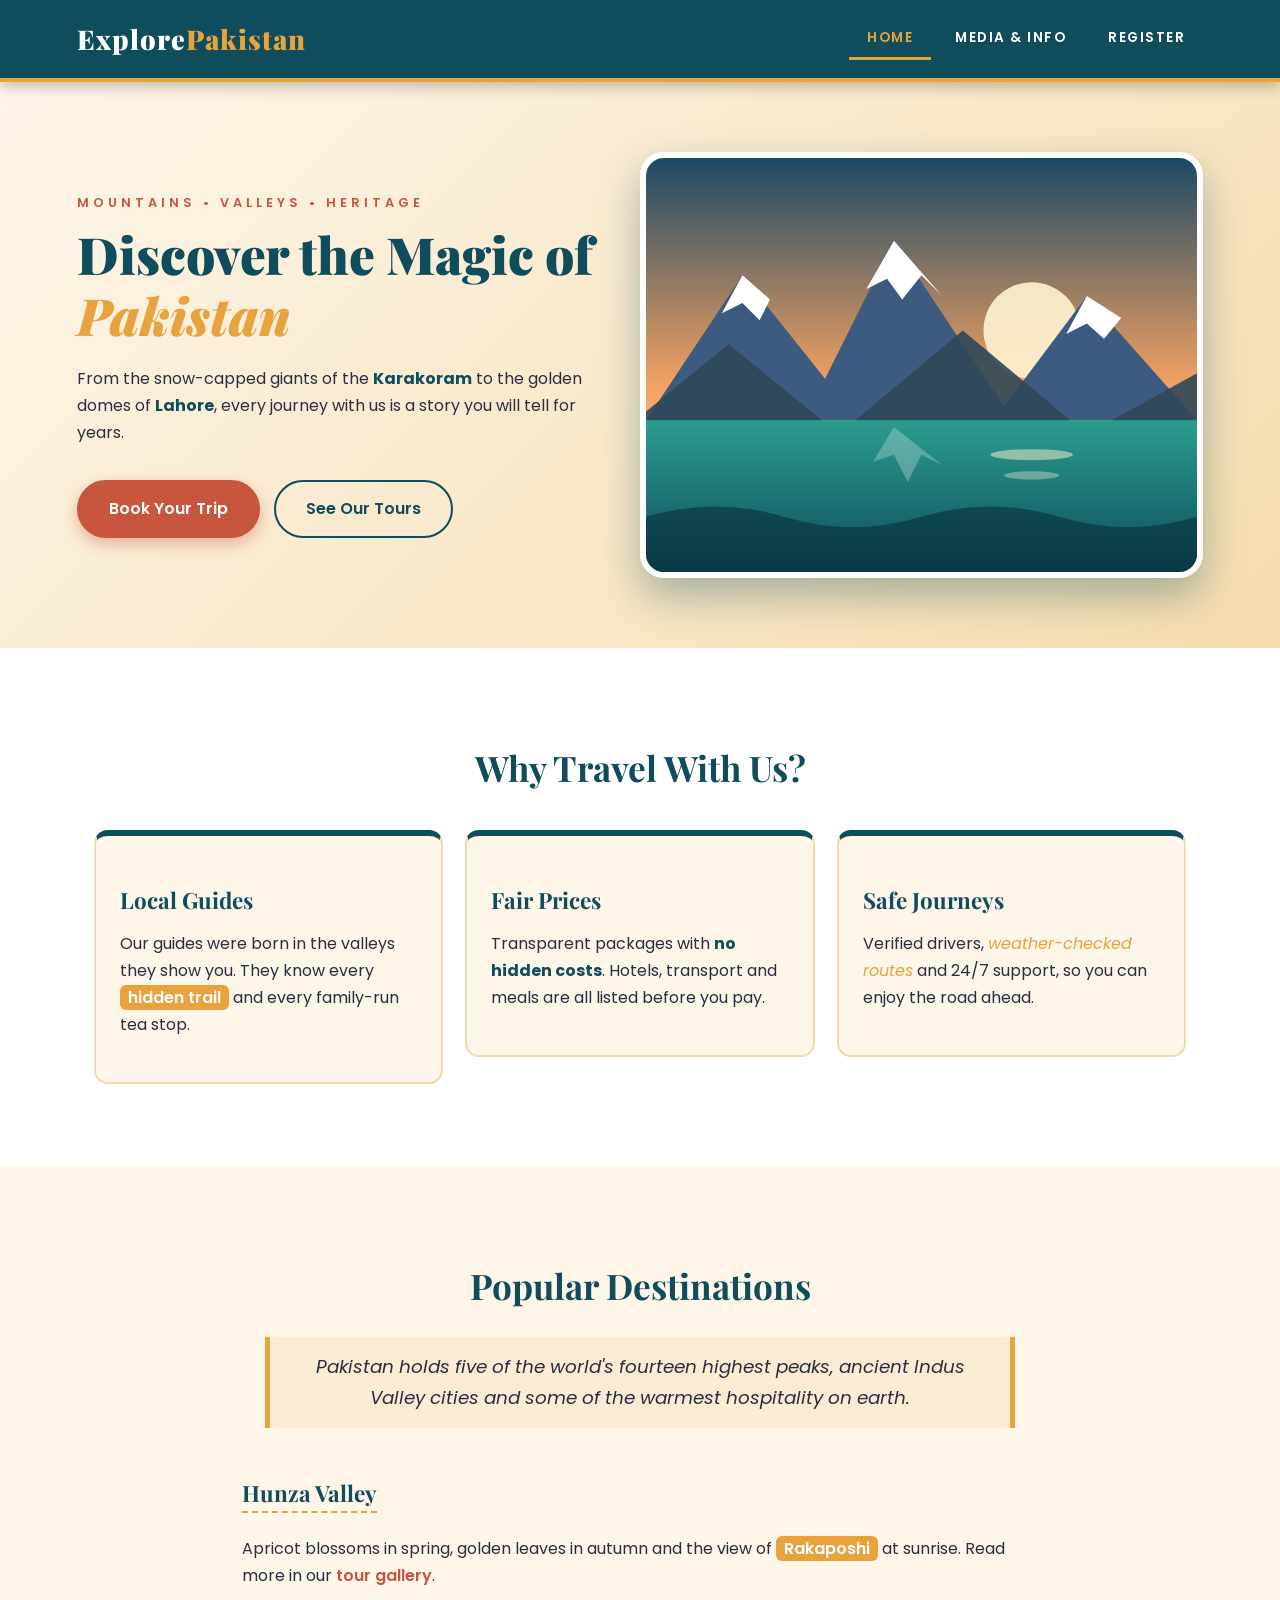
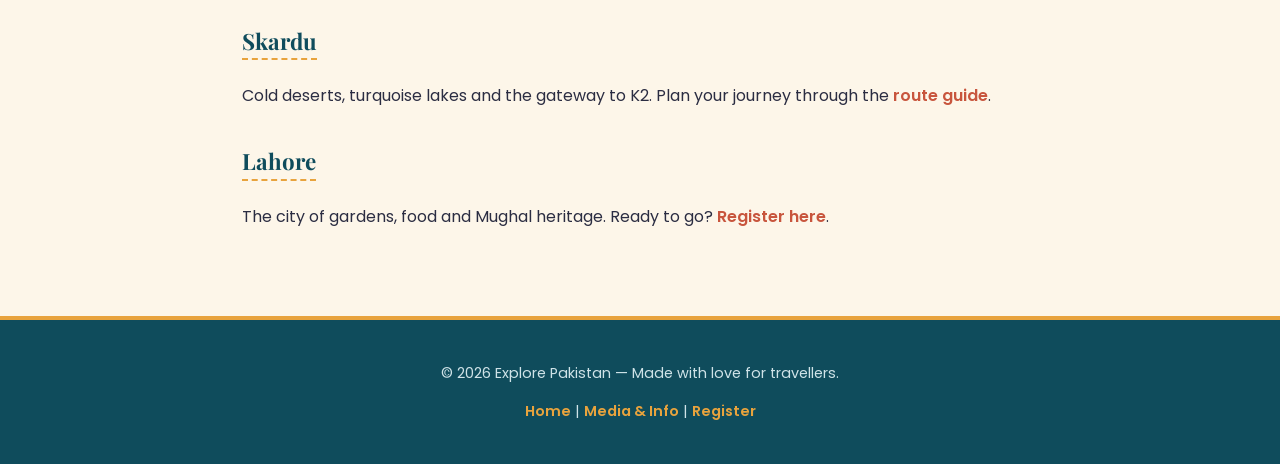
<file: index.html>
<!DOCTYPE html>
<html lang="en">
<head>
  <meta charset="UTF-8">
  <meta name="viewport" content="width=device-width, initial-scale=1.0">
  <title>Explore Pakistan | Home</title>
  <link rel="preconnect" href="https://fonts.googleapis.com">
  <link href="https://fonts.googleapis.com/css2?family=Playfair+Display:wght@700;900&family=Poppins:wght@300;400;600&display=swap" rel="stylesheet">
  <link rel="stylesheet" href="css/home.css">
</head>
<body>

  <!-- Navigation: links to every page -->
  <header id="site-header">
    <a class="logo" href="index.html">Explore<span>Pakistan</span></a>
    <nav>
      <ul class="nav-list">
        <li><a class="active" href="index.html">Home</a></li>
        <li><a href="media.html">Media &amp; Info</a></li>
        <li><a href="register.html">Register</a></li>
      </ul>
    </nav>
  </header>

  <main>
    <!-- Hero section -->
    <section class="hero">
      <div class="hero-text">
        <p class="tagline">Mountains &bull; Valleys &bull; Heritage</p>
        <h1>Discover the Magic of <em>Pakistan</em></h1>
        <p>From the snow-capped giants of the <strong>Karakoram</strong> to the golden domes of <strong>Lahore</strong>, every journey with us is a story you will tell for years.</p>
        <a class="btn" href="register.html">Book Your Trip</a>
        <a class="btn btn-outline" href="media.html">See Our Tours</a>
      </div>
      <img class="hero-img" src="images/hero.svg" alt="Illustration of snowy mountains reflected in a calm lake at sunrise">
    </section>

    <!-- Why choose us: three block elements side by side -->
    <section class="why">
      <h2>Why Travel With Us?</h2>
      <div class="features">
        <div class="feature">
          <h3>Local Guides</h3>
          <p>Our guides were born in the valleys they show you. They know every <span class="hl">hidden trail</span> and every family-run tea stop.</p>
        </div>
        <div class="feature">
          <h3>Fair Prices</h3>
          <p>Transparent packages with <strong>no hidden costs</strong>. Hotels, transport and meals are all listed before you pay.</p>
        </div>
        <div class="feature">
          <h3>Safe Journeys</h3>
          <p>Verified drivers, <em>weather-checked routes</em> and 24/7 support, so you can enjoy the road ahead.</p>
        </div>
      </div>
    </section>

    <!-- Popular destinations -->
    <section class="places">
      <h2>Popular Destinations</h2>
      <p id="intro-note">Pakistan holds five of the world's fourteen highest peaks, ancient Indus Valley cities and some of the warmest hospitality on earth.</p>
      <h3>Hunza Valley</h3>
      <p>Apricot blossoms in spring, golden leaves in autumn and the view of <span class="hl">Rakaposhi</span> at sunrise. Read more in our <a href="media.html">tour gallery</a>.</p>
      <h3>Skardu</h3>
      <p>Cold deserts, turquoise lakes and the gateway to K2. Plan your journey through the <a href="media.html">route guide</a>.</p>
      <h3>Lahore</h3>
      <p>The city of gardens, food and Mughal heritage. Ready to go? <a href="register.html">Register here</a>.</p>
    </section>
  </main>

  <footer>
    <p>&copy; 2026 Explore Pakistan &mdash; Made with love for travellers.</p>
    <p><a href="index.html">Home</a> | <a href="media.html">Media &amp; Info</a> | <a href="register.html">Register</a></p>
  </footer>

</body>
</html>
</file>
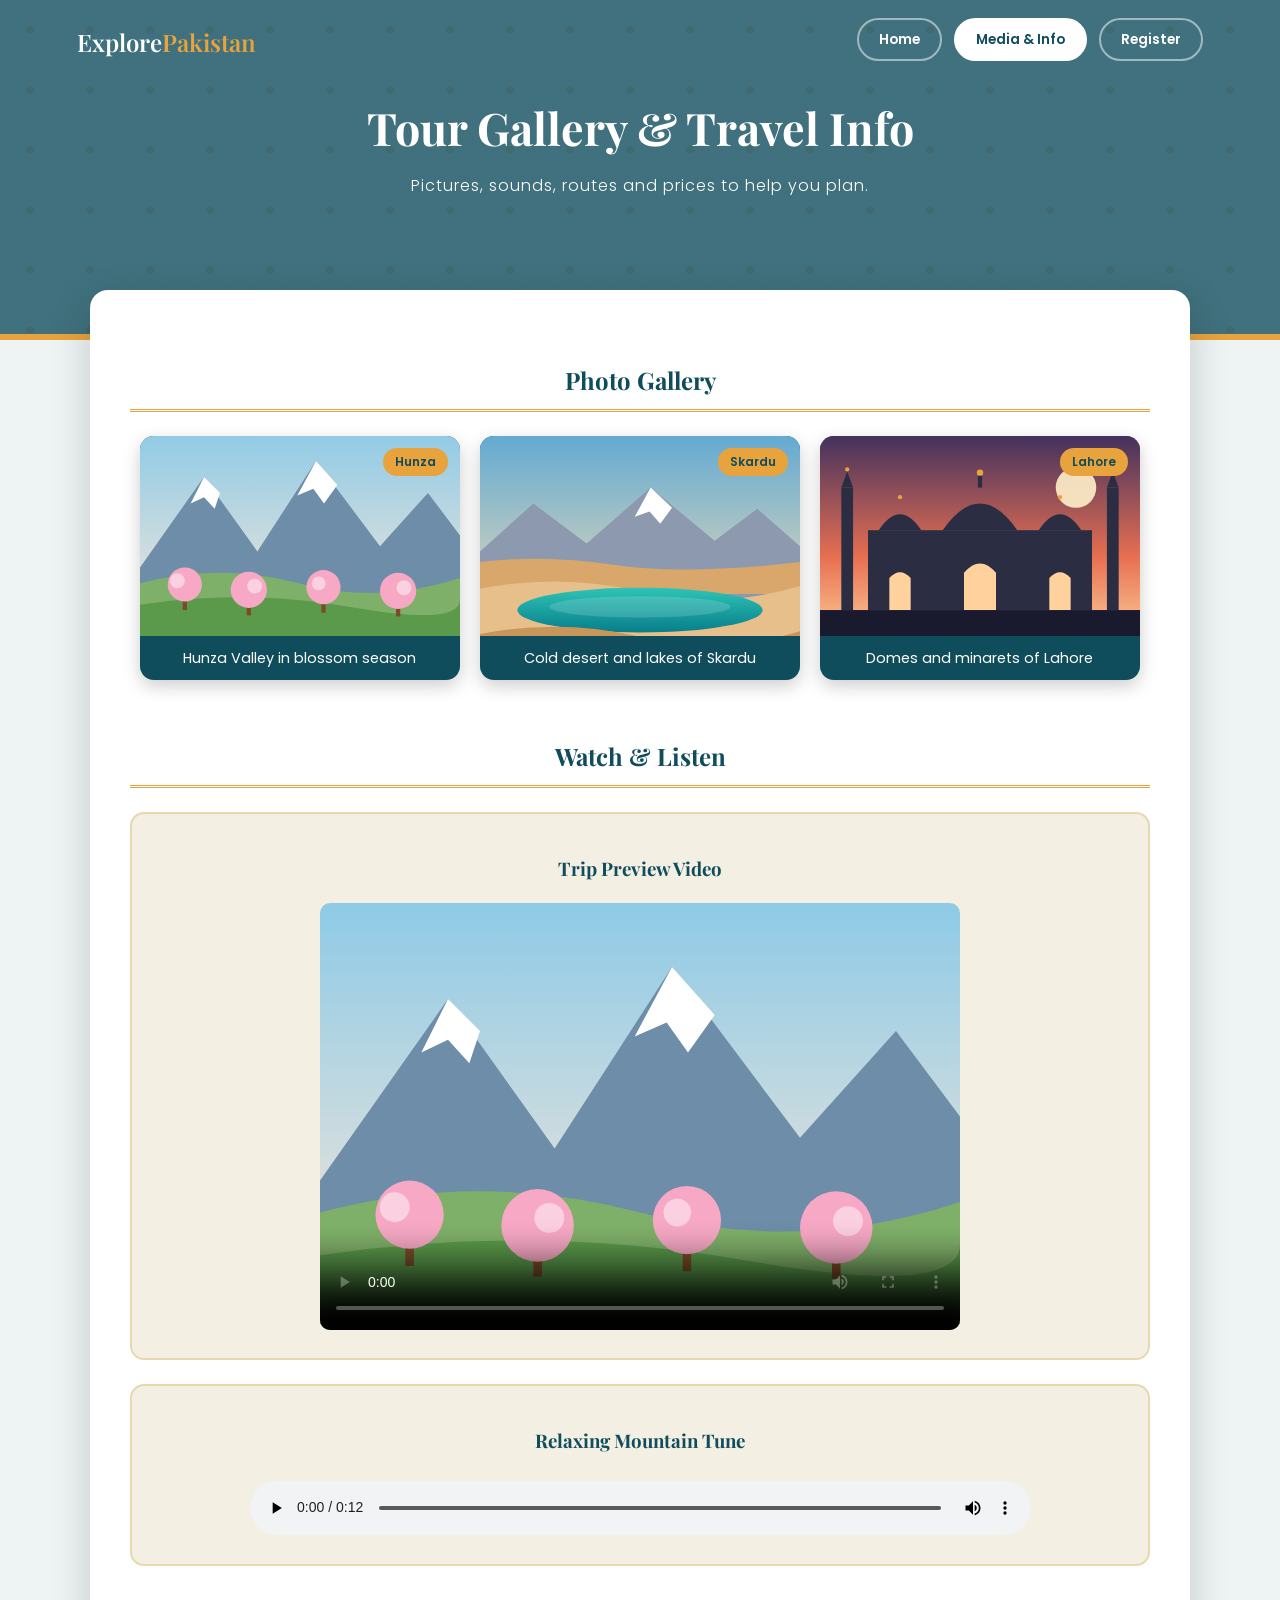
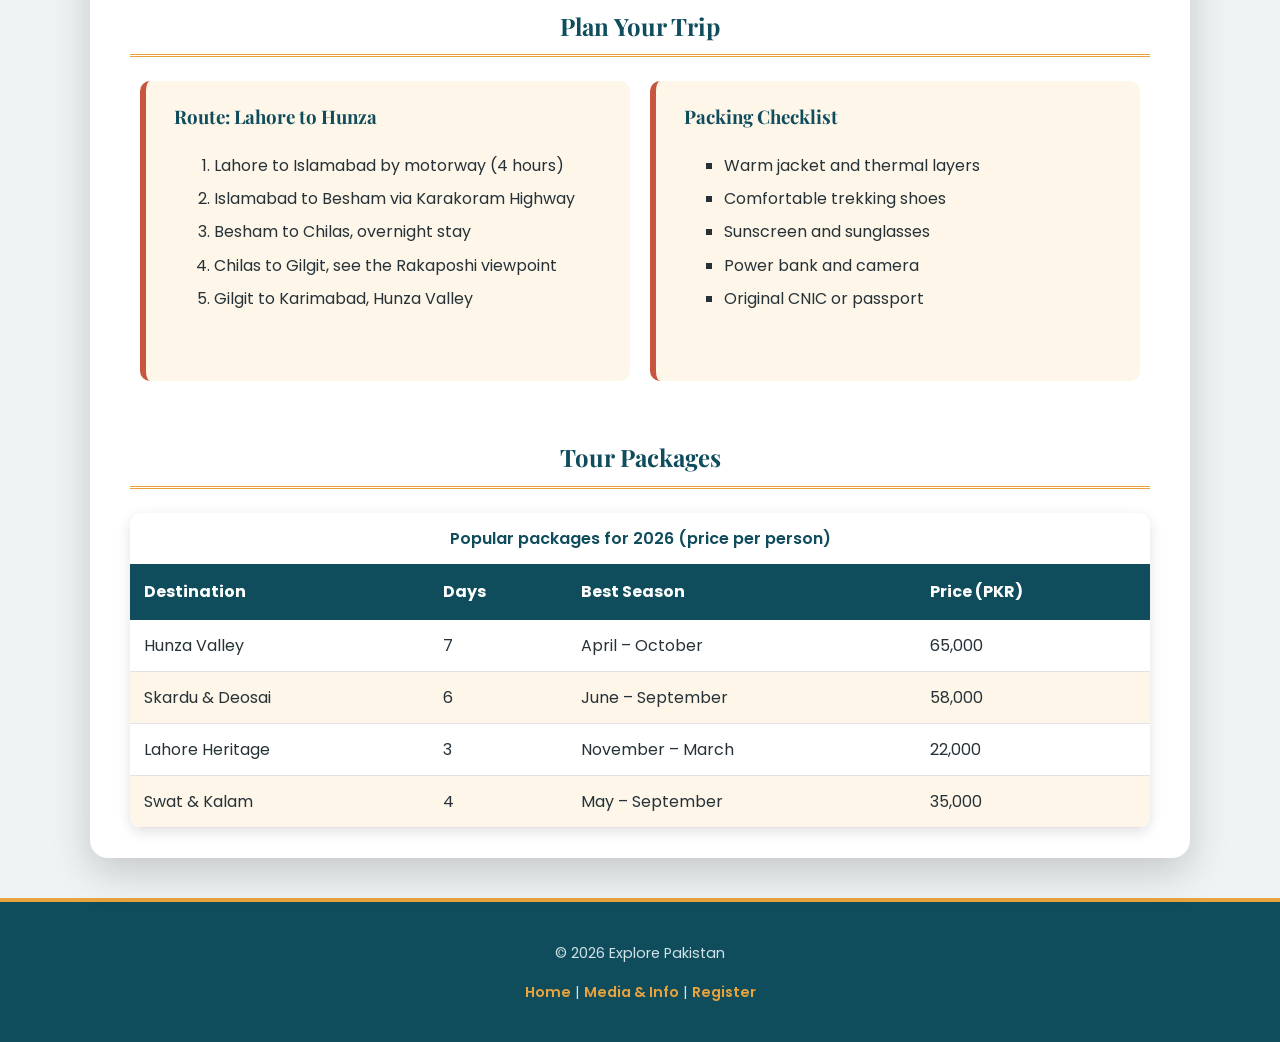
<file: media.html>
<!DOCTYPE html>
<html lang="en">
<head>
  <meta charset="UTF-8">
  <meta name="viewport" content="width=device-width, initial-scale=1.0">
  <title>Explore Pakistan | Media &amp; Info</title>
  <link rel="preconnect" href="https://fonts.googleapis.com">
  <link href="https://fonts.googleapis.com/css2?family=Playfair+Display:wght@700;900&family=Poppins:wght@300;400;600&display=swap" rel="stylesheet">
  <link rel="stylesheet" href="css/media.css">
</head>
<body>

  <header class="page-banner">
    <nav class="top-nav">
      <a class="brand" href="index.html">Explore<span>Pakistan</span></a>
      <ul>
        <li><a href="index.html">Home</a></li>
        <li><a class="current" href="media.html">Media &amp; Info</a></li>
        <li><a href="register.html">Register</a></li>
      </ul>
    </nav>
    <h1>Tour Gallery &amp; Travel Info</h1>
    <p>Pictures, sounds, routes and prices to help you plan.</p>
  </header>

  <main class="container">

    <!-- Images (floated cards) -->
    <section>
      <h2>Photo Gallery</h2>
      <div class="clearfix">
        <figure class="photo">
          <img src="images/hunza.svg" alt="Hunza valley with pink blossoms and snowy peaks">
          <span class="badge">Hunza</span>
          <figcaption>Hunza Valley in blossom season</figcaption>
        </figure>
        <figure class="photo">
          <img src="images/skardu.svg" alt="Turquoise lake and cold desert dunes at Skardu">
          <span class="badge">Skardu</span>
          <figcaption>Cold desert and lakes of Skardu</figcaption>
        </figure>
        <figure class="photo">
          <img src="images/lahore.svg" alt="Domes and minarets of Lahore at dusk">
          <span class="badge">Lahore</span>
          <figcaption>Domes and minarets of Lahore</figcaption>
        </figure>
      </div>
    </section>

    <!-- Video and audio -->
    <section>
      <h2>Watch &amp; Listen</h2>
      <div class="media-box">
        <h3>Trip Preview Video</h3>
        <video controls width="640" poster="images/hunza.svg">
          <source src="media/preview.mp4" type="video/mp4">
          Your browser does not support the video tag.
        </video>
      </div>
      <div class="media-box">
        <h3>Relaxing Mountain Tune</h3>
        <audio controls>
          <source src="media/tune.wav" type="audio/wav">
          Your browser does not support the audio tag.
        </audio>
      </div>
    </section>

    <!-- Lists -->
    <section>
      <h2>Plan Your Trip</h2>
      <div class="clearfix">
        <div class="list-card">
          <h3>Route: Lahore to Hunza</h3>
          <ol>
            <li>Lahore to Islamabad by motorway (4 hours)</li>
            <li>Islamabad to Besham via Karakoram Highway</li>
            <li>Besham to Chilas, overnight stay</li>
            <li>Chilas to Gilgit, see the Rakaposhi viewpoint</li>
            <li>Gilgit to Karimabad, Hunza Valley</li>
          </ol>
        </div>
        <div class="list-card">
          <h3>Packing Checklist</h3>
          <ul>
            <li>Warm jacket and thermal layers</li>
            <li>Comfortable trekking shoes</li>
            <li>Sunscreen and sunglasses</li>
            <li>Power bank and camera</li>
            <li>Original CNIC or passport</li>
          </ul>
        </div>
      </div>
    </section>

    <!-- Data table -->
    <section>
      <h2>Tour Packages</h2>
      <div class="table-wrap">
        <table>
          <caption>Popular packages for 2026 (price per person)</caption>
          <thead>
            <tr><th>Destination</th><th>Days</th><th>Best Season</th><th>Price (PKR)</th></tr>
          </thead>
          <tbody>
            <tr><td>Hunza Valley</td><td>7</td><td>April &ndash; October</td><td>65,000</td></tr>
            <tr><td>Skardu &amp; Deosai</td><td>6</td><td>June &ndash; September</td><td>58,000</td></tr>
            <tr><td>Lahore Heritage</td><td>3</td><td>November &ndash; March</td><td>22,000</td></tr>
            <tr><td>Swat &amp; Kalam</td><td>4</td><td>May &ndash; September</td><td>35,000</td></tr>
          </tbody>
        </table>
      </div>
    </section>

  </main>

  <footer>
    <p>&copy; 2026 Explore Pakistan</p>
    <p><a href="index.html">Home</a> | <a href="media.html">Media &amp; Info</a> | <a href="register.html">Register</a></p>
  </footer>

</body>
</html>
</file>
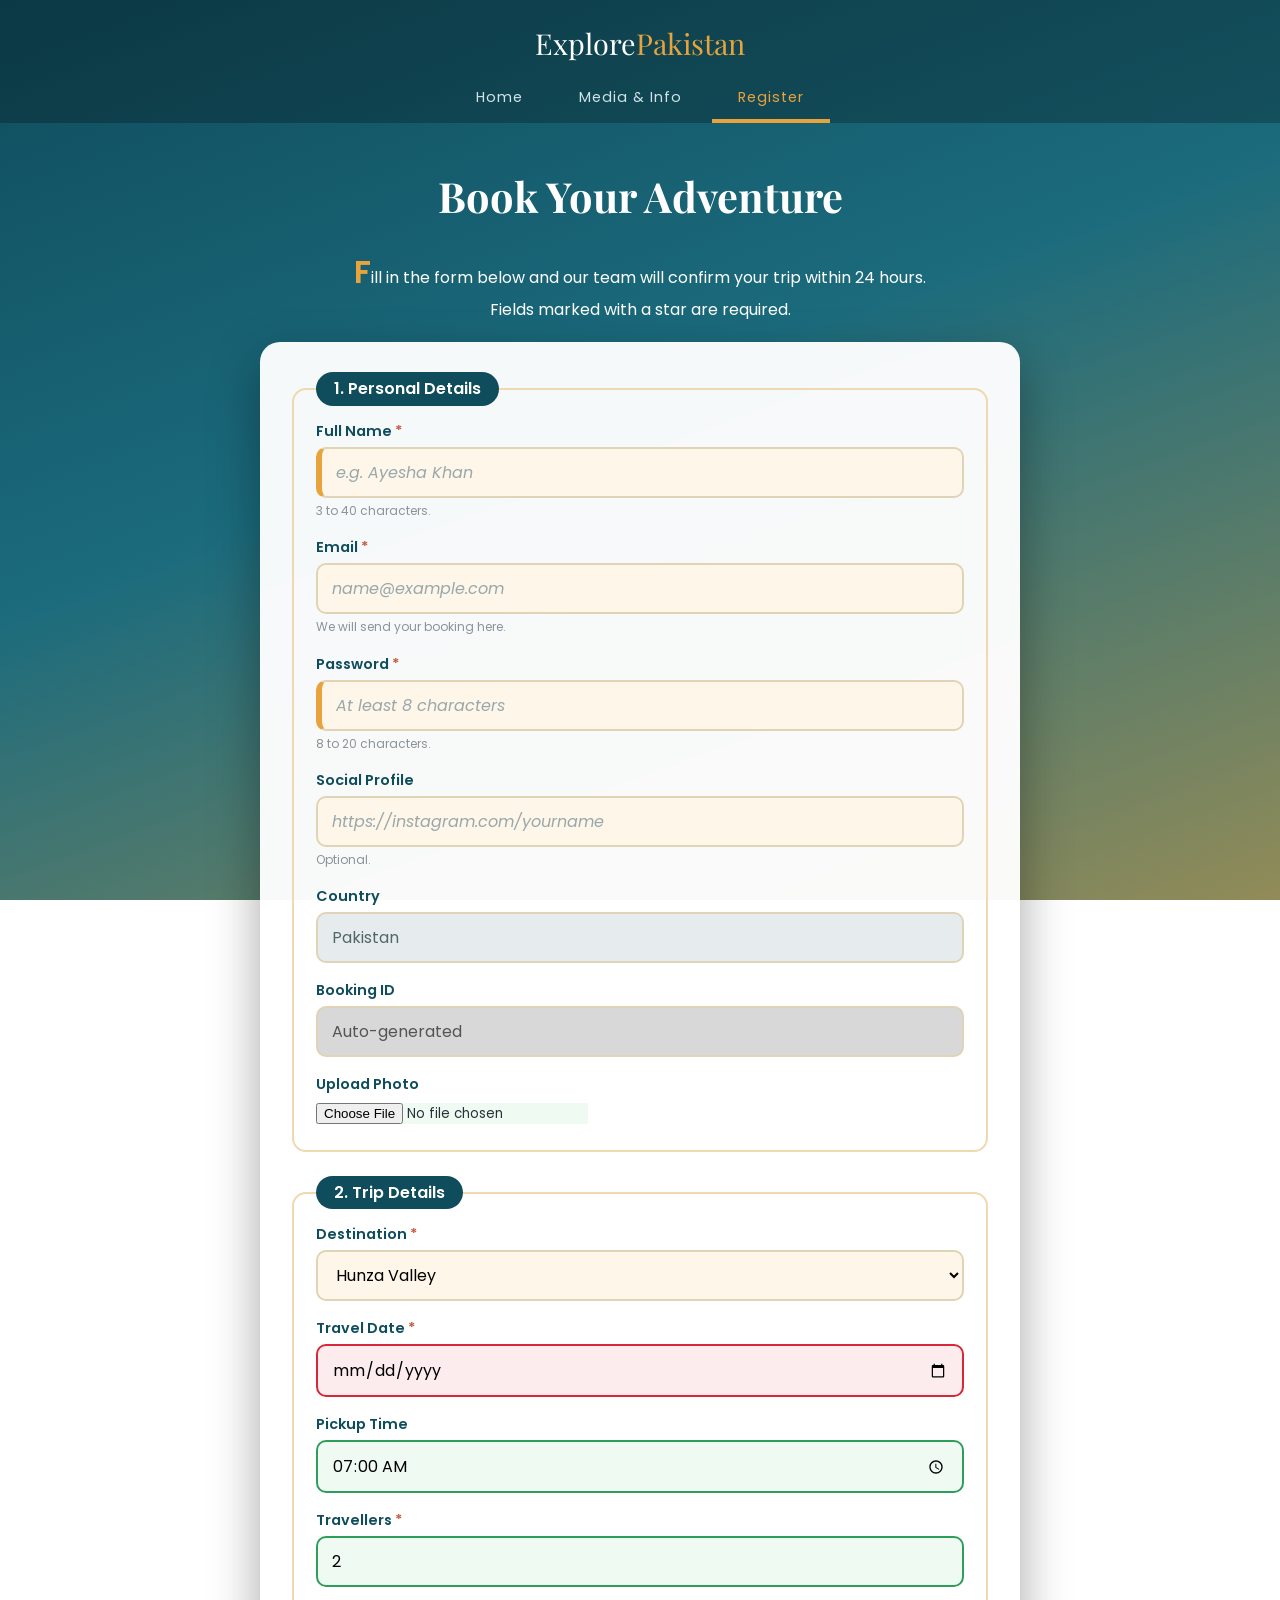
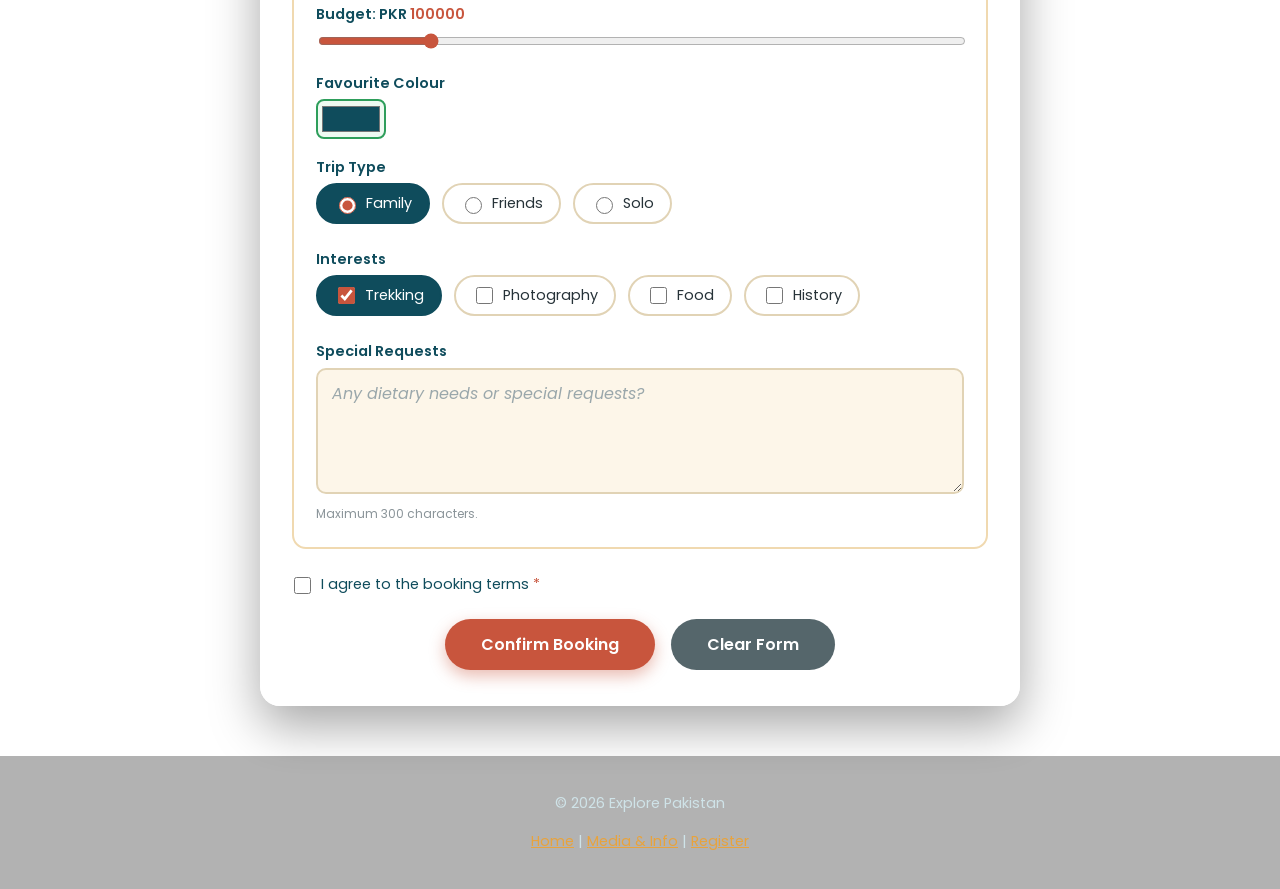
<file: register.html>
<!DOCTYPE html>
<html lang="en">
<head>
  <meta charset="UTF-8">
  <meta name="viewport" content="width=device-width, initial-scale=1.0">
  <title>Explore Pakistan | Register</title>
  <link rel="preconnect" href="https://fonts.googleapis.com">
  <link href="https://fonts.googleapis.com/css2?family=Playfair+Display:wght@700;900&family=Poppins:wght@300;400;600&display=swap" rel="stylesheet">
  <link rel="stylesheet" href="css/register.css">
</head>
<body>

  <header class="reg-header">
    <a class="brand" href="index.html">Explore<span>Pakistan</span></a>
    <nav>
      <a href="index.html">Home</a>
      <a href="media.html">Media &amp; Info</a>
      <a class="here" href="register.html">Register</a>
    </nav>
  </header>

  <main>
    <div class="intro">
      <h1>Book Your Adventure</h1>
      <p>Fill in the form below and our team will confirm your trip within 24 hours. Fields marked with a star are required.</p>
    </div>

    <form id="booking-form" action="#" method="post">

      <!-- Personal details -->
      <fieldset>
        <legend>1. Personal Details</legend>

        <div class="field">
          <label for="fullname">Full Name</label>
          <input type="text" id="fullname" name="fullname" placeholder="e.g. Ayesha Khan" required minlength="3" maxlength="40">
          <small>3 to 40 characters.</small>
        </div>

        <div class="field">
          <label for="email">Email</label>
          <input type="email" id="email" name="email" placeholder="name@example.com" required>
          <small>We will send your booking here.</small>
        </div>

        <div class="field">
          <label for="password">Password</label>
          <input type="password" id="password" name="password" placeholder="At least 8 characters" required minlength="8" maxlength="20">
          <small>8 to 20 characters.</small>
        </div>

        <div class="field">
          <label for="profile">Social Profile</label>
          <input type="url" id="profile" name="profile" placeholder="https://instagram.com/yourname">
          <small>Optional.</small>
        </div>

        <div class="field">
          <label for="country">Country</label>
          <input type="text" id="country" name="country" value="Pakistan" readonly>
        </div>

        <div class="field">
          <label for="bookingid">Booking ID</label>
          <input type="text" id="bookingid" name="bookingid" value="Auto-generated" disabled>
        </div>

        <div class="field">
          <label for="photo">Upload Photo</label>
          <input type="file" id="photo" name="photo" accept="image/*">
        </div>
      </fieldset>

      <!-- Trip details -->
      <fieldset>
        <legend>2. Trip Details</legend>

        <div class="field">
          <label for="destination">Destination</label>
          <select id="destination" name="destination" required>
            <option value="">-- Choose --</option>
            <option value="hunza" selected>Hunza Valley</option>
            <option value="skardu">Skardu &amp; Deosai</option>
            <option value="lahore">Lahore Heritage</option>
            <option value="swat">Swat &amp; Kalam</option>
          </select>
        </div>

        <div class="field">
          <label for="date">Travel Date</label>
          <input type="date" id="date" name="date" min="2026-11-01" max="2027-12-31" required>
        </div>

        <div class="field">
          <label for="time">Pickup Time</label>
          <input type="time" id="time" name="time" value="07:00">
        </div>

        <div class="field">
          <label for="people">Travellers</label>
          <input type="number" id="people" name="people" min="1" max="20" value="2" required>
        </div>

        <div class="field">
          <label for="budget">Budget: PKR <output id="budget-out">100000</output></label>
          <input type="range" id="budget" name="budget" min="20000" max="500000" step="10000" value="100000">
        </div>

        <div class="field">
          <label for="color">Favourite Colour</label>
          <input type="color" id="color" name="color" value="#0f4c5c">
        </div>

        <div class="field">
          <span class="label-text">Trip Type</span>
          <div class="choices">
            <label><input type="radio" name="triptype" value="family" checked> Family</label>
            <label><input type="radio" name="triptype" value="friends"> Friends</label>
            <label><input type="radio" name="triptype" value="solo"> Solo</label>
          </div>
        </div>

        <div class="field">
          <span class="label-text">Interests</span>
          <div class="choices">
            <label><input type="checkbox" name="interest" value="trekking" checked> Trekking</label>
            <label><input type="checkbox" name="interest" value="photography"> Photography</label>
            <label><input type="checkbox" name="interest" value="food"> Food</label>
            <label><input type="checkbox" name="interest" value="history"> History</label>
          </div>
        </div>

        <div class="field">
          <label for="message">Special Requests</label>
          <textarea id="message" name="message" rows="4" maxlength="300" placeholder="Any dietary needs or special requests?"></textarea>
          <small>Maximum 300 characters.</small>
        </div>
      </fieldset>

      <div class="field terms">
        <label><input type="checkbox" name="terms" required> I agree to the booking terms</label>
      </div>

      <div class="actions">
        <button type="submit">Confirm Booking</button>
        <button type="reset" class="reset">Clear Form</button>
      </div>
    </form>
  </main>

  <footer>
    <p>&copy; 2026 Explore Pakistan</p>
    <p><a href="index.html">Home</a> | <a href="media.html">Media &amp; Info</a> | <a href="register.html">Register</a></p>
  </footer>

  <script src="js/register.js"></script>
</body>
</html>
</file>
<file: css/home.css>
/* ===== home.css : Element, class and ID selectors, text/font, borders, background colour ===== */

/* ---- Element selectors ---- */
* { box-sizing: border-box; }

body {
  margin: 0;
  font-family: 'Poppins', sans-serif;
  font-size: 16px;
  line-height: 1.7;
  color: #2b2d42;
  background-color: #fdf6e9;
}

h1, h2, h3 {
  font-family: 'Playfair Display', serif;
  color: #0f4c5c;
  line-height: 1.2;
}

h1 { font-size: 3.2rem; font-weight: 900; margin: 10px 0 18px; }
h2 { font-size: 2.2rem; text-align: center; margin-bottom: 30px; }
h3 { font-size: 1.4rem; margin-bottom: 6px; }

a { color: #c8553d; text-decoration: none; font-weight: 600; }
a:hover { text-decoration: underline; }

em { color: #e8a33d; font-style: italic; }
strong { color: #0f4c5c; }

/* ---- ID selector ---- */
#site-header {
  background-color: #0f4c5c;
  padding: 16px 6%;
  border-bottom: 4px solid #e8a33d;
  position: sticky;
  top: 0;
  z-index: 10;
  display: flex;
  justify-content: space-between;
  align-items: center;
  box-shadow: 0 4px 14px rgba(0, 0, 0, 0.25);
}

#intro-note {
  font-size: 1.15rem;
  font-style: italic;
  text-align: center;
  max-width: 750px;
  margin: 0 auto 30px;
  padding: 14px 20px;
  border-left: 5px solid #e8a33d;
  border-right: 5px solid #e8a33d;
  background-color: rgba(232, 163, 61, 0.12);
}

/* ---- Navigation (class selectors) ---- */
.logo {
  font-family: 'Playfair Display', serif;
  font-size: 1.7rem;
  font-weight: 900;
  color: #ffffff;
  letter-spacing: 1px;
}
.logo span { color: #e8a33d; }
.logo:hover { text-decoration: none; }

.nav-list { list-style: none; margin: 0; padding: 0; display: flex; gap: 6px; }
.nav-list a {
  display: block;
  color: #ffffff;
  padding: 8px 18px;
  text-transform: uppercase;
  letter-spacing: 1.5px;
  font-size: 0.85rem;
  border-bottom: 3px solid transparent;
  transition: border-color 0.3s, color 0.3s;
}
.nav-list a:hover,
.nav-list a.active { color: #e8a33d; border-bottom-color: #e8a33d; text-decoration: none; }

/* ---- Hero ---- */
.hero {
  display: flex;
  align-items: center;
  gap: 40px;
  padding: 70px 6%;
  background: linear-gradient(135deg, #fdf6e9 0%, #f6dcae 100%);
}
.hero-text { flex: 1; }
.hero-img {
  flex: 1;
  width: 50%;
  max-width: 100%;
  border: 6px solid #ffffff;
  border-radius: 24px;
  box-shadow: 0 18px 40px rgba(15, 76, 92, 0.35);
}

.tagline {
  text-transform: uppercase;
  letter-spacing: 4px;
  font-size: 0.8rem;
  font-weight: 600;
  color: #c8553d;
  margin: 0;
}

.btn {
  display: inline-block;
  margin: 18px 10px 0 0;
  padding: 13px 30px;
  color: #ffffff;
  background-color: #c8553d;
  border: 2px solid #c8553d;
  border-radius: 50px;
  box-shadow: 0 6px 16px rgba(200, 85, 61, 0.4);
  transition: background-color 0.3s, transform 0.3s;
}
.btn:hover { background-color: #a93f2a; transform: translateY(-3px); text-decoration: none; }
.btn-outline { background-color: transparent; color: #0f4c5c; border-color: #0f4c5c; box-shadow: none; }
.btn-outline:hover { background-color: #0f4c5c; color: #ffffff; }

/* ---- Why section: inline-block cards ---- */
.why { padding: 70px 6%; background-color: #ffffff; }
.features { font-size: 0; text-align: center; }  /* removes gaps between inline-blocks */
.feature {
  display: inline-block;
  vertical-align: top;
  width: 31%;
  margin: 1%;
  padding: 28px 24px;
  font-size: 1rem;
  text-align: left;
  background-color: #fdf6e9;
  border: 2px solid #f0d9b0;
  border-top: 6px solid #0f4c5c;
  border-radius: 14px;
  transition: box-shadow 0.3s;
}
.feature:hover { box-shadow: 0 12px 28px rgba(0, 0, 0, 0.15); }

.hl {
  background-color: #e8a33d;
  color: #ffffff;
  padding: 1px 8px;
  border-radius: 6px;
  font-weight: 600;
}

/* ---- Destinations ---- */
.places { padding: 70px 6%; max-width: 950px; margin: 0 auto; }
.places h3 { border-bottom: 2px dashed #e8a33d; padding-bottom: 4px; display: inline-block; }

/* ---- Footer ---- */
footer {
  background-color: #0f4c5c;
  color: #cfe3e8;
  text-align: center;
  padding: 26px 6%;
  border-top: 4px solid #e8a33d;
  font-size: 0.9rem;
}
footer a { color: #e8a33d; }

/* ---- Small screens ---- */
@media (max-width: 800px) {
  .hero { flex-direction: column; padding: 40px 6%; }
  .hero-img { width: 100%; }
  h1 { font-size: 2.3rem; }
  .feature { width: 100%; margin: 10px 0; }
  #site-header { flex-direction: column; gap: 10px; }
}
</file>
<file: css/media.css>
/* ===== media.css : Box model, background image, display, position, float, overflow ===== */

/* box-sizing: border-box means padding and border are INCLUDED in width/height */
*, *::before, *::after { box-sizing: border-box; }

body {
  margin: 0;
  font-family: 'Poppins', sans-serif;
  line-height: 1.7;
  color: #263238;
  background-color: #eef3f4;
}

h1, h2, h3 { font-family: 'Playfair Display', serif; color: #0f4c5c; }
a { color: #c8553d; font-weight: 600; text-decoration: none; }

/* ---- Banner: background image + overlay ---- */
.page-banner {
  position: relative;
  height: 340px;
  padding: 0 6%;
  text-align: center;
  color: #ffffff;
  background-image: linear-gradient(rgba(15, 76, 92, 0.78), rgba(15, 76, 92, 0.78)), url("../images/pattern.svg");
  background-repeat: repeat;
  background-size: auto, 60px 60px;
  border-bottom: 6px solid #e8a33d;
}
.page-banner h1 { color: #ffffff; font-size: 2.8rem; margin: 0; padding-top: 90px; }
.page-banner p { font-weight: 300; letter-spacing: 1px; margin-top: 6px; }

/* ---- Navigation: pill buttons, positioned at the top (position: absolute) ---- */
.top-nav {
  position: absolute;
  top: 0; left: 0;
  width: 100%;
  padding: 18px 6%;
  display: block;
  overflow: hidden;
}
.brand { float: left; font-family: 'Playfair Display', serif; font-size: 1.5rem; color: #ffffff; margin-top: 4px; }
.brand span { color: #e8a33d; }
.top-nav ul { float: right; margin: 0; padding: 0; list-style: none; }
.top-nav li { display: inline-block; margin-left: 8px; }
.top-nav li a {
  display: block;
  color: #ffffff;
  padding: 8px 20px;
  border: 2px solid rgba(255, 255, 255, 0.5);
  border-radius: 50px;
  font-size: 0.85rem;
  transition: all 0.3s;
}
.top-nav li a:hover { background-color: #e8a33d; border-color: #e8a33d; color: #0f4c5c; }
.top-nav li a.current { background-color: #ffffff; color: #0f4c5c; border-color: #ffffff; }

/* ---- Main container: box model (width, margin, padding) ---- */
.container {
  width: 90%;
  max-width: 1100px;
  margin: -50px auto 40px;       /* pulls the container up over the banner */
  padding: 30px 40px;
  background-color: #ffffff;
  border-radius: 18px;
  box-shadow: 0 14px 40px rgba(0, 0, 0, 0.18);
  position: relative;            /* sits above the banner */
}
.container h2 { text-align: center; margin: 40px 0 24px; border-bottom: 3px double #e8a33d; padding-bottom: 8px; }

/* ---- Float layout for photos ---- */
.clearfix::after { content: ""; display: block; clear: both; }  /* contains the floats */

.photo {
  float: left;
  position: relative;            /* so the badge can be positioned inside */
  width: 31.33%;
  margin: 0 1% 16px;
  overflow: hidden;              /* hides anything outside the rounded box */
  border-radius: 14px;
  background-color: #0f4c5c;
  box-shadow: 0 6px 18px rgba(0, 0, 0, 0.2);
}
.photo img { display: block; width: 100%; height: 200px; object-fit: cover; transition: transform 0.5s; }
.photo:hover img { transform: scale(1.1); }
.photo figcaption { padding: 10px 14px; color: #ffffff; font-size: 0.9rem; text-align: center; }
.badge {
  position: absolute;            /* absolute inside relative figure */
  top: 12px; right: 12px;
  background-color: #e8a33d;
  color: #0f4c5c;
  font-weight: 600;
  font-size: 0.75rem;
  padding: 4px 12px;
  border-radius: 50px;
}

/* ---- Video and audio boxes ---- */
.media-box {
  display: block;
  width: 100%;
  margin-bottom: 24px;
  padding: 20px;
  text-align: center;
  background-color: #f4efe3;
  border: 2px solid #e8d8b0;
  border-radius: 14px;
}
.media-box video { max-width: 100%; height: auto; border-radius: 10px; }
.media-box audio { width: 80%; margin-top: 6px; }

/* ---- Lists in two floated cards ---- */
.list-card {
  float: left;
  width: 48%;
  height: 300px;                 /* fixed height + overflow shows scroll if too long */
  overflow: auto;
  margin: 0 1% 16px;
  padding: 20px 28px;
  background-color: #fdf6e9;
  border-left: 6px solid #c8553d;
  border-radius: 10px;
}
.list-card h3 { margin-top: 0; }
.list-card li { margin-bottom: 6px; }
.list-card ul { list-style-type: square; }

/* ---- Table with scroll wrapper (overflow-x) ---- */
.table-wrap { overflow-x: auto; border-radius: 12px; box-shadow: 0 4px 14px rgba(0, 0, 0, 0.12); }
table { width: 100%; min-width: 560px; border-collapse: collapse; background-color: #ffffff; }
caption { padding: 12px; font-weight: 600; color: #0f4c5c; caption-side: top; }
th { background-color: #0f4c5c; color: #ffffff; padding: 14px; text-align: left; }
td { padding: 12px 14px; border-bottom: 1px solid #e3e3e3; }
tbody tr:nth-child(even) { background-color: #fdf6e9; }
tbody tr:hover { background-color: #fbe7c0; }

footer { background-color: #0f4c5c; color: #cfe3e8; text-align: center; padding: 24px; border-top: 4px solid #e8a33d; font-size: 0.9rem; }
footer a { color: #e8a33d; }

/* ---- Small screens ---- */
@media (max-width: 800px) {
  .page-banner { height: 380px; }
  .page-banner h1 { font-size: 2rem; padding-top: 130px; }
  .top-nav ul, .brand { float: none; }
  .top-nav li { margin: 6px 4px 0 0; }
  .container { padding: 20px; }
  .photo, .list-card { float: none; width: 100%; margin: 0 0 16px; }
  .list-card { height: auto; }
}
</file>
<file: css/register.css>
/* ===== register.css : Attribute selectors, combinators, pseudo-classes, pseudo-elements ===== */

*, *::before, *::after { box-sizing: border-box; }

body {
  margin: 0;
  font-family: 'Poppins', sans-serif;
  color: #263238;
  line-height: 1.6;
  background: linear-gradient(160deg, #0f4c5c 0%, #1b6b7d 45%, #e8a33d 140%) fixed;
}

/* ---- Pseudo-elements ---- */
::selection { background-color: #e8a33d; color: #0f4c5c; }                    /* highlighted text */
.intro p::first-letter { font-size: 2rem; font-weight: 600; color: #e8a33d; }   /* first letter */
::placeholder { color: #9aa7ab; font-style: italic; }                          /* placeholder text */

/* ---- Navigation: centred tabs with underline ---- */
.reg-header {
  text-align: center;
  padding: 20px 6% 0;
  background-color: rgba(0, 0, 0, 0.25);
}
.brand { display: block; font-family: 'Playfair Display', serif; font-size: 1.8rem; color: #ffffff; text-decoration: none; margin-bottom: 10px; }
.brand span { color: #e8a33d; }
.reg-header nav a {
  display: inline-block;
  padding: 10px 26px;
  color: #cfe3e8;
  text-decoration: none;
  font-size: 0.9rem;
  letter-spacing: 1px;
  border-bottom: 4px solid transparent;
}
.reg-header nav a:hover { color: #ffffff; border-bottom-color: rgba(255, 255, 255, 0.6); }
.reg-header nav a.here { color: #e8a33d; border-bottom-color: #e8a33d; }

/* ---- Intro ---- */
.intro { text-align: center; color: #ffffff; max-width: 650px; margin: 40px auto 20px; padding: 0 20px; }
.intro h1 { font-family: 'Playfair Display', serif; font-size: 2.6rem; margin: 0 0 8px; }

/* ---- Form card ---- */
form {
  max-width: 760px;
  margin: 0 auto 50px;
  padding: 30px;
  background-color: rgba(255, 255, 255, 0.96);
  border-radius: 20px;
  box-shadow: 0 20px 50px rgba(0, 0, 0, 0.35);
}

/* child combinator (>) : only legends that are direct children of fieldset */
fieldset > legend {
  padding: 4px 18px;
  background-color: #0f4c5c;
  color: #ffffff;
  font-weight: 600;
  border-radius: 50px;
}
fieldset { border: 2px solid #f0d9b0; border-radius: 14px; margin-bottom: 24px; padding: 14px 22px 8px; }

/* descendant combinator (space) : every label inside .field */
.field label, .label-text { display: block; font-weight: 600; font-size: 0.9rem; color: #0f4c5c; margin-bottom: 4px; }
.field { margin-bottom: 16px; }

/* ---- Attribute selectors ---- */
input[type="text"],
input[type="email"],
input[type="password"],
input[type="url"],
input[type="date"],
input[type="time"],
input[type="number"],
select,
textarea {
  width: 100%;
  padding: 11px 14px;
  font-family: inherit;
  font-size: 1rem;
  background-color: #fdf6e9;
  border: 2px solid #e1d3b5;
  border-radius: 10px;
  outline: none;
  transition: border-color 0.3s, box-shadow 0.3s;
}
input[type="color"] { width: 70px; height: 40px; border: 2px solid #e1d3b5; border-radius: 8px; cursor: pointer; }
input[type="range"] { width: 100%; accent-color: #c8553d; }
input[type="file"] { font-family: inherit; }
input[type="radio"], input[type="checkbox"] { accent-color: #c8553d; width: 17px; height: 17px; vertical-align: middle; margin-right: 6px; }

input[readonly] { background-color: #e6ecee; color: #55666b; }    /* attribute presence */
input[disabled] { background-color: #d8d8d8; cursor: not-allowed; }
input[minlength] { border-left: 6px solid #e8a33d; }              /* inputs with a minlength rule */

/* attribute selector + pseudo-element: red star after required labels' fields */
.field:has(input[required]) > label::after,
.field:has(select[required]) > label::after { content: " *"; color: #c8553d; }

/* ---- Pseudo-classes ---- */
input:hover, select:hover, textarea:hover { border-color: #0f4c5c; }

input:focus, select:focus, textarea:focus {
  border-color: #c8553d;
  box-shadow: 0 0 0 4px rgba(200, 85, 61, 0.2);
  background-color: #ffffff;
}

/* :valid and :invalid (only after the user has typed something) */
input:valid:not(:placeholder-shown) { border-color: #2e9e5b; background-color: #eefaf2; }
input:invalid:not(:placeholder-shown) { border-color: #d62839; background-color: #fdeced; }

/* :checked pseudo-class */
input[type="radio"]:checked + * { font-weight: 600; }
.choices label:has(input:checked) { background-color: #0f4c5c; color: #ffffff; border-color: #0f4c5c; }

/* ---- Sibling combinators ---- */
/* adjacent sibling (+): the <small> hint right after a focused input */
small { display: block; font-size: 0.75rem; color: #8a9499; margin-top: 3px; }
input:focus + small, textarea:focus + small { color: #c8553d; font-weight: 600; }

/* general sibling (~): any small after an invalid input turns red */
input:not(:placeholder-shown):invalid ~ small { color: #d62839; }

/* ---- Choices (radio / checkbox pills) ---- */
.choices label {
  display: inline-block;
  margin: 0 8px 8px 0;
  padding: 7px 16px;
  font-weight: 400;
  color: #263238;
  border: 2px solid #e1d3b5;
  border-radius: 50px;
  cursor: pointer;
  transition: all 0.25s;
}
.choices label:hover { border-color: #0f4c5c; }

output { color: #c8553d; font-weight: 600; }

/* ---- Buttons ---- */
.actions { text-align: center; }
button {
  padding: 13px 36px;
  margin: 6px;
  font-family: inherit;
  font-size: 1rem;
  font-weight: 600;
  color: #ffffff;
  background-color: #c8553d;
  border: none;
  border-radius: 50px;
  cursor: pointer;
  box-shadow: 0 6px 16px rgba(200, 85, 61, 0.4);
  transition: transform 0.25s, background-color 0.25s;
}
button:hover { background-color: #a93f2a; transform: translateY(-3px); }
button:active { transform: translateY(0); }
button.reset { background-color: #55666b; box-shadow: none; }

.terms label { font-weight: 400; }

footer { text-align: center; color: #cfe3e8; padding: 22px; font-size: 0.9rem; background-color: rgba(0, 0, 0, 0.3); }
footer a { color: #e8a33d; }

@media (max-width: 600px) {
  form { margin: 0 12px 40px; padding: 18px; }
  .intro h1 { font-size: 2rem; }
}
</file>
